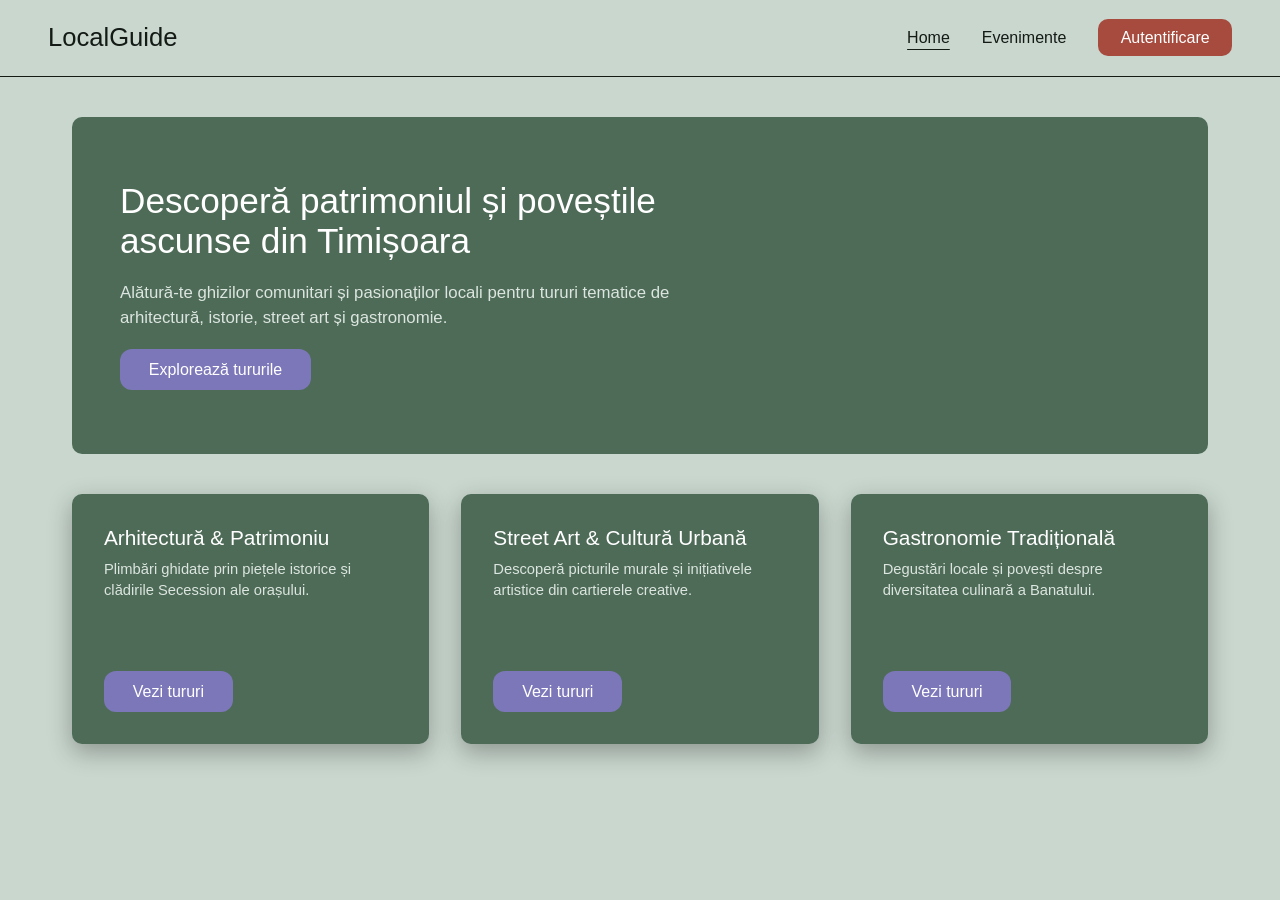
<file: client/html/index.html>
<!DOCTYPE html>
<html lang="ro">
<head>
  <meta charset="UTF-8">
  <meta name="viewport" content="width=device-width, initial-scale=1.0">
  <title>LocalGuide - Tururi Culturale Locale</title>
  <link rel="stylesheet" href="../css/style.css">
  <link rel="stylesheet" href="../css/home.css">
</head>
<body>
  <header class="navbar">
    <a href="index.html" class="logo">LocalGuide</a>
    <nav class="nav-links">
      <a href="index.html" class="active">Home</a>
      <a href="events.html">Evenimente</a>
      <a href="my-reservations.html" id="nav-reservations" style="display:none;">Rezervările mele</a>
      <a href="login.html" class="btn-nav-auth" id="nav-auth-btn">Autentificare</a>
    </nav>
  </header>

  <main class="home-container">
    <section class="hero-banner">
      <h1>Descoperă patrimoniul și poveștile ascunse din Timișoara</h1>
      <p>Alătură-te ghizilor comunitari și pasionaților locali pentru tururi tematice de arhitectură, istorie, street art și gastronomie.</p>
      <a href="events.html" class="btn-primary">Explorează tururile</a>
    </section>

    <section class="featured-grid">
      <article class="category-card">
        <div>
          <h3>Arhitectură & Patrimoniu</h3>
          <p>Plimbări ghidate prin piețele istorice și clădirile Secession ale orașului.</p>
        </div>
        <a href="events.html?theme=arhitectura" class="btn-primary">Vezi tururi</a>
      </article>

      <article class="category-card">
        <div>
          <h3>Street Art & Cultură Urbană</h3>
          <p>Descoperă picturile murale și inițiativele artistice din cartierele creative.</p>
        </div>
        <a href="events.html?theme=street-art" class="btn-primary">Vezi tururi</a>
      </article>

      <article class="category-card">
        <div>
          <h3>Gastronomie Tradițională</h3>
          <p>Degustări locale și povești despre diversitatea culinară a Banatului.</p>
        </div>
        <a href="events.html?theme=gastronomie" class="btn-primary">Vezi tururi</a>
      </article>
    </section>
  </main>

  <script src="../js/app.js"></script>
</body>
</html>
</file>
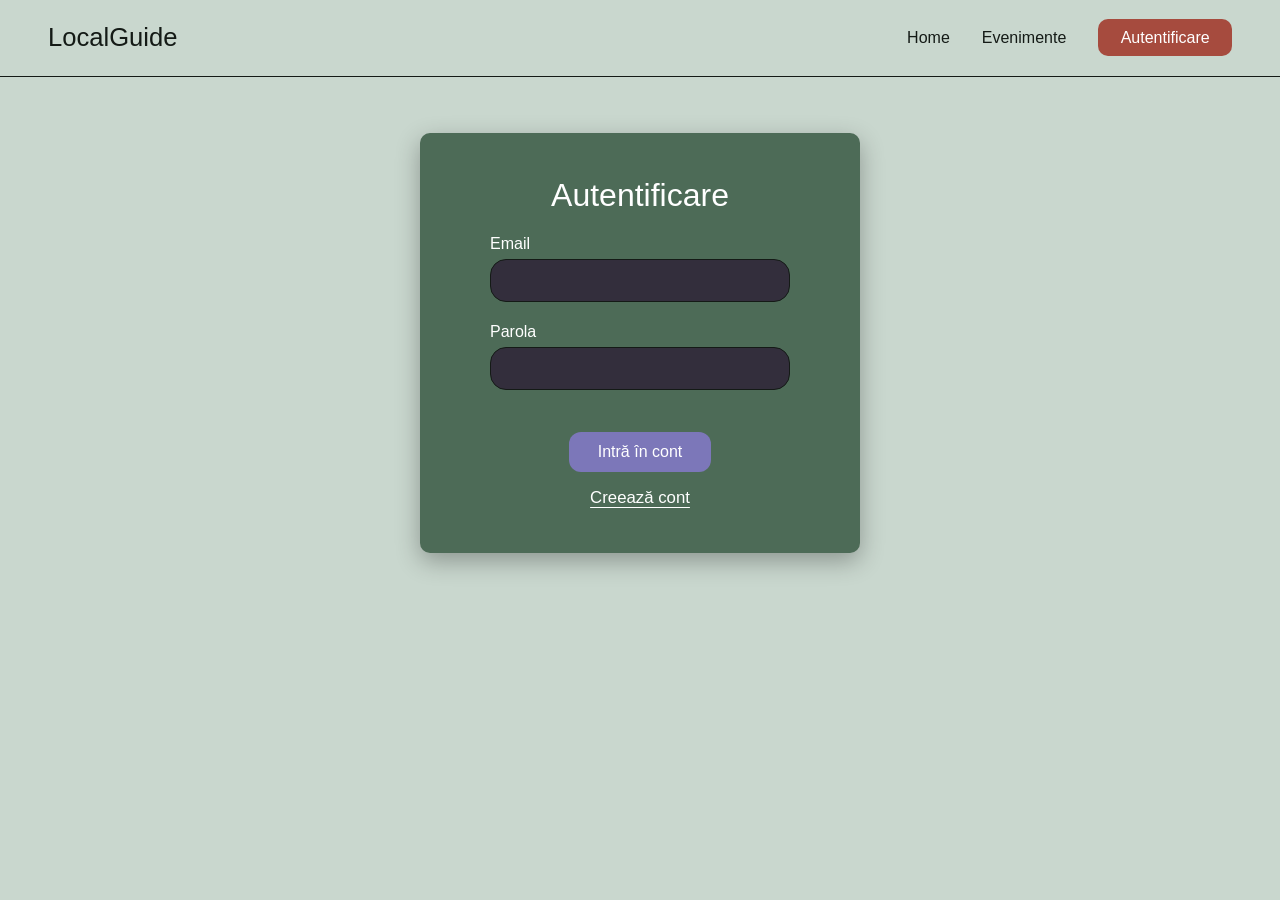
<file: client/html/dashboard-admin.html>
<!DOCTYPE html>
<html lang="ro">
<head>
  <meta charset="UTF-8">
  <meta name="viewport" content="width=device-width, initial-scale=1.0">
  <title>LocalGuide - Panou administrator</title>
  <link rel="stylesheet" href="../css/style.css">
  <link rel="stylesheet" href="../css/dashboard-admin.css">
</head>
<body>
  <header class="navbar">
    <a href="index.html" class="logo">LocalGuide</a>
    <nav class="nav-links">
      <a href="index.html">Home</a>
      <a href="events.html">Evenimente</a>
      <a href="dashboard-admin.html" class="active">Panou admin</a>
      <a href="#" class="btn-nav-auth" id="logout-btn">Deconectare</a>
    </nav>
  </header>

  <main class="admin-wrapper">
    <div class="admin-header">
      <h1>Panou de administrare</h1>
      <p>Moderarea conturilor de utilizatori și ghizi, a tururilor publicate și a recenziilor.</p>
    </div>

    <!-- Sumar statistici -->
    <section class="stats-grid">
      <div class="stat-card">
        <span>Total utilizatori & Ghizi</span>
        <h2 id="stat-users">0</h2>
      </div>
      <div class="stat-card">
        <span>Tururi active</span>
        <h2 id="stat-tours">0</h2>
      </div>
      <div class="stat-card">
        <span>Recenzii publicate</span>
        <h2 id="stat-reviews">0</h2>
      </div>
    </section>

    <!-- 1. Moderare Tururi -->
    <section class="admin-panel">
      <div class="admin-panel-top">
        <h2>Moderare tururi</h2>
        <input type="text" id="admin-search-tours" class="form-control admin-search" placeholder="Caută tur după titlu...">
      </div>
      <div class="table-responsive">
        <table class="admin-table">
          <thead>
            <tr>
              <th>ID</th>
              <th>Titlu Tur</th>
              <th>Ghid</th>
              <th>Temă</th>
              <th>Preț</th>
              <th>Acțiuni</th>
            </tr>
          </thead>
          <tbody id="admin-tours-tbody"></tbody>
        </table>
      </div>
    </section>

    <!-- 2. Moderare Utilizatori și Conturi de Ghid -->
    <section class="admin-panel">
      <div class="admin-panel-top">
        <h2>Utilizatori și Ghizi</h2>
        <input type="text" id="admin-search-users" class="form-control admin-search" placeholder="Caută după nume sau email...">
      </div>
      <div class="table-responsive">
        <table class="admin-table">
          <thead>
            <tr>
              <th>ID</th>
              <th>Nume</th>
              <th>Email</th>
              <th>Rol</th>
              <th>Acțiuni</th>
            </tr>
          </thead>
          <tbody id="admin-users-tbody"></tbody>
        </table>
      </div>
    </section>

    <!-- 3. Moderare Recenzii -->
    <section class="admin-panel">
      <div class="admin-panel-top">
        <h2>Recenzii turiști</h2>
      </div>
      <div class="table-responsive">
        <table class="admin-table">
          <thead>
            <tr>
              <th>ID</th>
              <th>Tur</th>
              <th>Turist</th>
              <th>Rating</th>
              <th>Comentariu</th>
              <th>Acțiuni</th>
            </tr>
          </thead>
          <tbody id="admin-reviews-tbody"></tbody>
        </table>
      </div>
    </section>
  </main>

  <script src="../js/app.js"></script>
</body>
</html>
</file>
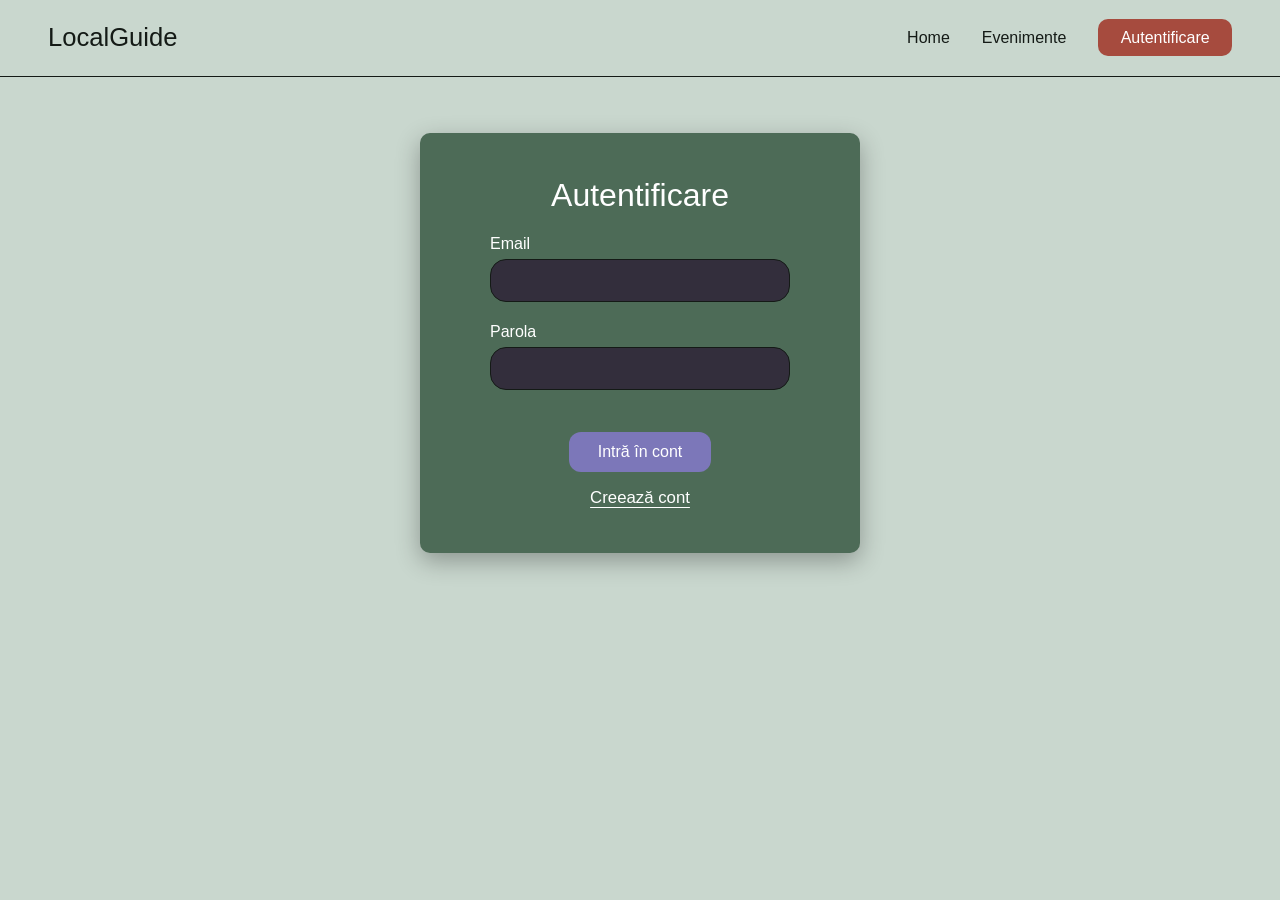
<file: client/html/dashboard-guide.html>
<!DOCTYPE html>
<html lang="ro">
<head>
  <meta charset="UTF-8">
  <meta name="viewport" content="width=device-width, initial-scale=1.0">
  <title>LocalGuide - Panou Ghid</title>
  <link rel="stylesheet" href="../css/style.css">
  <link rel="stylesheet" href="../css/dashboard-guide.css">
</head>
<body>
  <header class="navbar">
    <a href="index.html" class="logo">LocalGuide</a>
    <nav class="nav-links">
      <a href="index.html">Home</a>
      <a href="events.html">Evenimente</a>
      <a href="dashboard-guide.html" class="active">Panou ghid</a>
      <a href="profile-guide.html">Profilul meu</a>
      <a href="#" class="btn-nav-auth" id="logout-btn">Deconectare</a>
    </nav>
  </header>

  <main class="dashboard-wrapper">
    <!-- Coloana Stângă: Publicare Tur Nou -->
    <section>
      <div class="panel-box">
        <h2>Publică un tur nou</h2>
        <form id="create-tour-form">
          <div class="form-group">
            <label for="tour-title-input">Titlu tur</label>
            <input type="text" id="tour-title-input" name="title" required>
          </div>
          <div class="form-row">
            <div class="form-group">
              <label for="tour-theme-input">Temă</label>
              <select id="tour-theme-input" name="theme" required>
                <option value="arhitectura">Arhitectură</option>
                <option value="istorie">Patrimoniu istoric</option>
                <option value="street-art">Street art</option>
                <option value="gastronomie">Gastronomie tradițională</option>
              </select>
            </div>
            <div class="form-group">
              <label for="tour-price-input">Preț (RON)</label>
              <input type="number" id="tour-price-input" name="price" min="0" step="0.01" value="0" required>
            </div>
          </div>
          <div class="form-row">
            <div class="form-group">
              <label for="tour-duration-input">Durată (ore)</label>
              <input type="number" id="tour-duration-input" name="duration_hours" min="0.5" step="0.5" value="2" required>
            </div>
            <div class="form-group">
              <label for="tour-meeting-input">Punct de întâlnire</label>
              <input type="text" id="tour-meeting-input" name="meeting_point" placeholder="ex: Piața Unirii, Dom" required>
            </div>
          </div>
          <div class="form-group">
            <label for="tour-desc-input">Descriere</label>
            <textarea id="tour-desc-input" name="description" rows="3" required></textarea>
          </div>

          <div class="form-group">
            <label for="tour-image-file">Fotografie tur (opțional)</label>
            <input type="file" id="tour-image-file" name="image" accept="image/*">
          </div>
          <hr class="panel-divider">
          <div class="form-row">
            <div class="form-group">
              <label for="tour-datetime-input">Dată și oră</label>
              <input type="datetime-local" id="tour-datetime-input" name="date_time" required>
            </div>
            <div class="form-group">
              <label for="tour-spots-input">Locuri maxime</label>
              <input type="number" id="tour-spots-input" name="max_spots" min="1" value="10" required>
            </div>
          </div>
          <button type="submit" class="btn-primary">Publică turul</button>
        </form>
      </div>
    </section>

    <!-- Coloana Dreaptă: Cereri de rezervare + Tururile mele -->
    <section>
      <div class="panel-box">
        <h2>Cereri de rezervare primite</h2>
        <div id="guide-reservations-list"></div>
      </div>

      <div class="panel-box">
        <h2>Tururile mele publicate</h2>
        <div id="guide-my-tours-list"></div>
      </div>
    </section>
  </main>

  <script src="../js/app.js"></script>
</body>
</html>
</file>
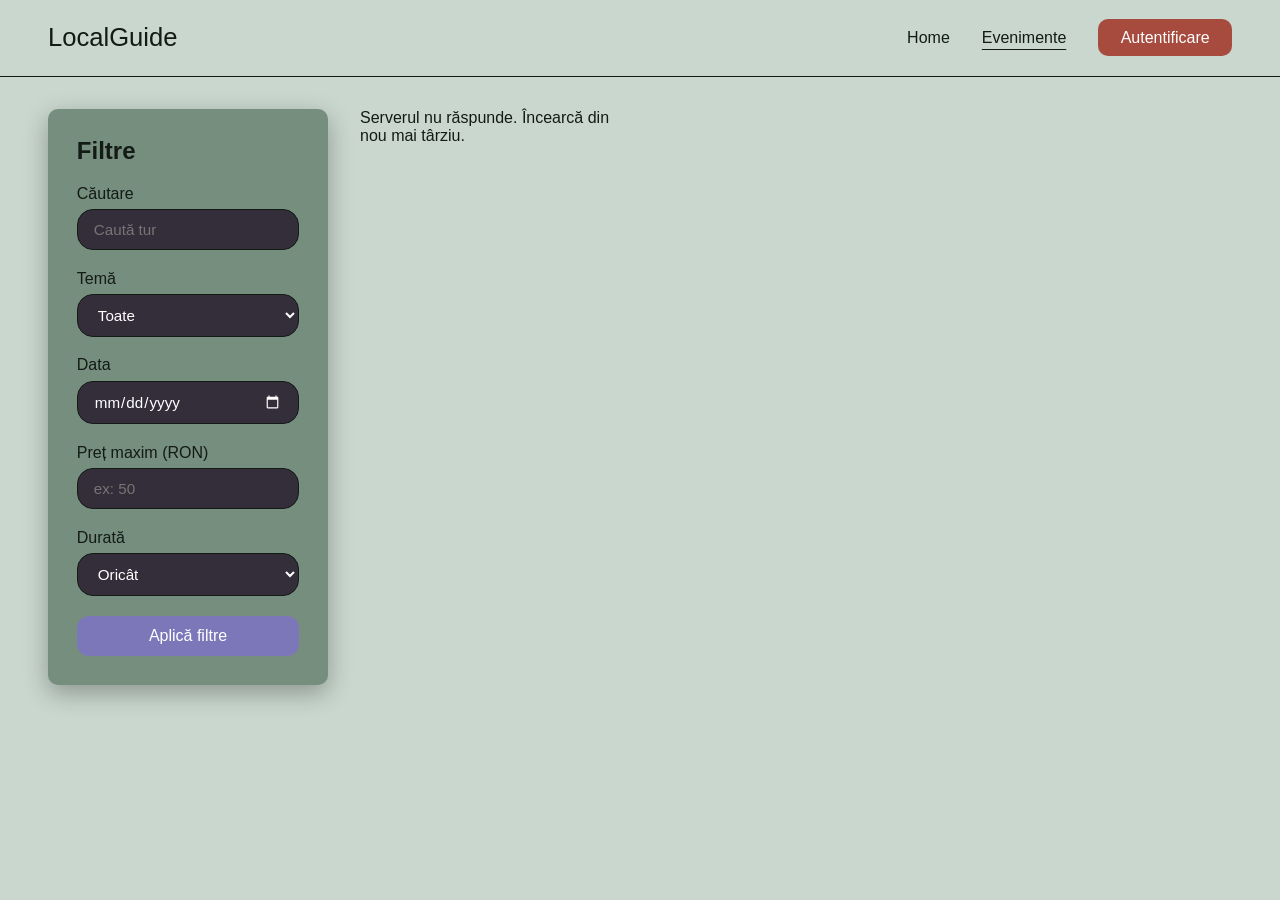
<file: client/html/events.html>
<!DOCTYPE html>
<html lang="ro">
<head>
  <meta charset="UTF-8">
  <meta name="viewport" content="width=device-width, initial-scale=1.0">
  <title>LocalGuide - Evenimente</title>
  <link rel="stylesheet" href="../css/style.css">
  <link rel="stylesheet" href="../css/events.css">
</head>
<body>
  <header class="navbar">
    <a href="index.html" class="logo">LocalGuide</a>
    <nav class="nav-links" id="nav-menu">
      <a href="index.html">Home</a>
      <a href="events.html" class="active">Evenimente</a>
      <a href="my-reservations.html" id="nav-reservations" style="display:none;">Rezervările mele</a>
      <a href="login.html" class="btn-nav-auth" id="nav-auth-btn">Autentificare</a>
    </nav>
  </header>

  <main class="events-layout">
    <aside class="filters-sidebar">
      <h2>Filtre</h2>
      <div>
        <label for="filter-search">Căutare</label>
        <input type="text" id="filter-search" class="form-control" placeholder="Caută tur">
      </div>
      <div>
        <label for="filter-theme">Temă</label>
        <select id="filter-theme" class="form-control">
          <option value="">Toate</option>
          <option value="arhitectura">Arhitectură</option>
          <option value="istorie">Patrimoniu istoric</option>
          <option value="street-art">Street art</option>
          <option value="gastronomie">Gastronomie tradițională</option>
        </select>
      </div>
      <div>
        <label for="filter-date">Data</label>
        <input type="date" id="filter-date" class="form-control">
      </div>
      <div>
        <label for="filter-price">Preț maxim (RON)</label>
        <input type="number" id="filter-price" class="form-control" placeholder="ex: 50" min="0">
      </div>
      <div>
        <label for="filter-duration">Durată</label>
        <select id="filter-duration" class="form-control">
          <option value="">Oricât</option>
          <option value="1h">1 oră</option>
          <option value="2h">2 ore</option>
          <option value="3h">3+ ore</option>
        </select>
      </div>
      <button type="button" id="apply-filters-btn" class="btn-primary">Aplică filtre</button>
    </aside>

    <section>
      <div class="tours-grid" id="tours-container"></div>
    </section>
  </main>

  <script src="../js/app.js"></script>
</body>
</html>
</file>
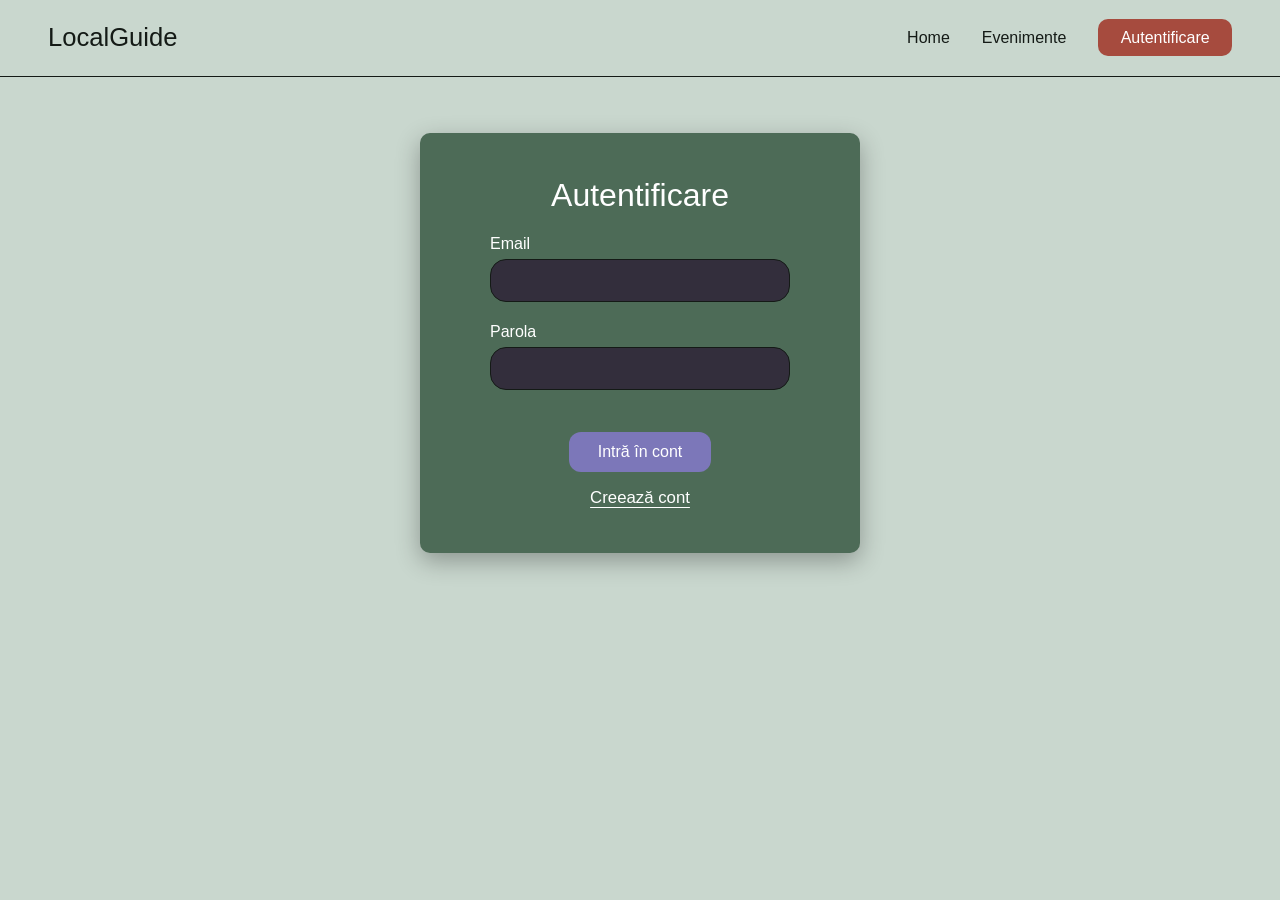
<file: client/html/login.html>
<!DOCTYPE html>
<html lang="ro">
<head>
  <meta charset="UTF-8">
  <meta name="viewport" content="width=device-width, initial-scale=1.0">
  <title>LocalGuide - Autentificare</title>
  <link rel="stylesheet" href="../css/style.css">
  <link rel="stylesheet" href="../css/autentification.css">
</head>
<body>
  <header class="navbar">
    <a href="index.html" class="logo">LocalGuide</a>
    <nav class="nav-links">
      <a href="index.html">Home</a>
      <a href="events.html">Evenimente</a>
      <a href="login.html" class="btn-nav-auth">Autentificare</a>
    </nav>
  </header>

  <main class="auth-container">
    <form id="login-form" class="login-card">
      <h1 class="auth-title">Autentificare</h1>

      <div>
        <label for="login-email">Email</label>
        <input type="email" id="login-email" name="email" class="form-control" required>
      </div>

      <div>
        <label for="login-password">Parola</label>
        <input type="password" id="login-password" name="password" class="form-control" required>
      </div>

      <p id="login-error" class="auth-error"></p>

      <div class="login-actions">
        <button type="submit" class="btn-primary">Intră în cont</button>
        <a href="register.html" class="register-link">Creează cont</a>
      </div>
    </form>
  </main>

  <script src="../js/app.js"></script>
</body>
</html>
</file>
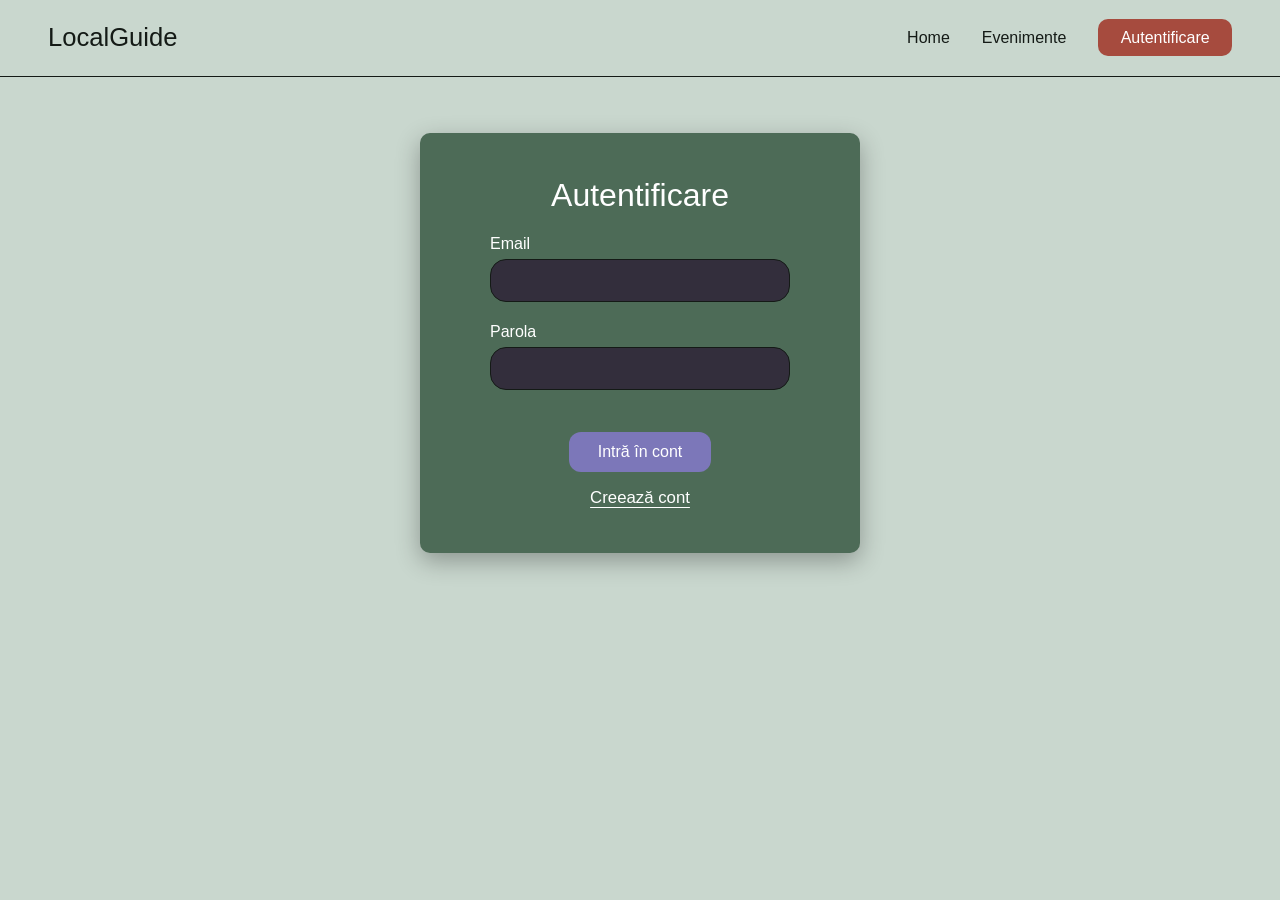
<file: client/html/my-reservations.html>
<!DOCTYPE html>
<html lang="ro">
<head>
  <meta charset="UTF-8">
  <meta name="viewport" content="width=device-width, initial-scale=1.0">
  <title>LocalGuide - Rezervările mele</title>
  <link rel="stylesheet" href="../css/style.css">
  <link rel="stylesheet" href="../css/my-reservations.css">
</head>
<body>
  <header class="navbar">
    <a href="index.html" class="logo">LocalGuide</a>
    <nav class="nav-links">
      <a href="index.html">Home</a>
      <a href="events.html">Evenimente</a>
      <a href="my-reservations.html" class="active">Rezervările mele</a>
      <a href="#" class="btn-nav-auth" id="logout-btn">Deconectare</a>
    </nav>
  </header>

  <main class="page-wrapper">
    <h1 class="page-title">Rezervările mele</h1>
    <div id="my-reservations-container" class="reservations-list">
      <!-- Cardurile cu rezervări sunt generate automat din app.js -->
    </div>
  </main>

  <!-- Modal Recenzie -->
  <div id="review-modal" class="modal-overlay" style="display: none;">
    <div class="modal-card">
      <div class="modal-header">
        <h2>Lasă o recenzie</h2>
        <button type="button" id="close-review-modal" class="close-modal-btn">&times;</button>
      </div>
      <p id="review-tour-name" class="modal-subtitle">Tur selectat</p>

      <form id="review-form">
        <input type="hidden" id="review-tour-id" name="tour_id">

        <div class="form-group">
          <label>Acordă o notă (1 - 5 stele)</label>
          <div class="star-rating" id="star-selector">
            <span data-value="1" class="star active">★</span>
            <span data-value="2" class="star active">★</span>
            <span data-value="3" class="star active">★</span>
            <span data-value="4" class="star active">★</span>
            <span data-value="5" class="star active">★</span>
          </div>
          <input type="hidden" id="review-rating" name="rating" value="5">
        </div>

        <div class="form-group">
          <label for="review-comment">Comentariul tău (opțional)</label>
          <textarea id="review-comment" name="comment" rows="4" placeholder="Cum a fost experiența cu ghidul și traseul?"></textarea>
        </div>

        <div class="modal-actions">
          <button type="button" id="cancel-review-btn" class="btn-secondary">Anulează</button>
          <button type="submit" class="btn-primary">Trimite recenzia</button>
        </div>
      </form>
    </div>
  </div>

  <script src="../js/app.js"></script>
</body>
</html>
</file>
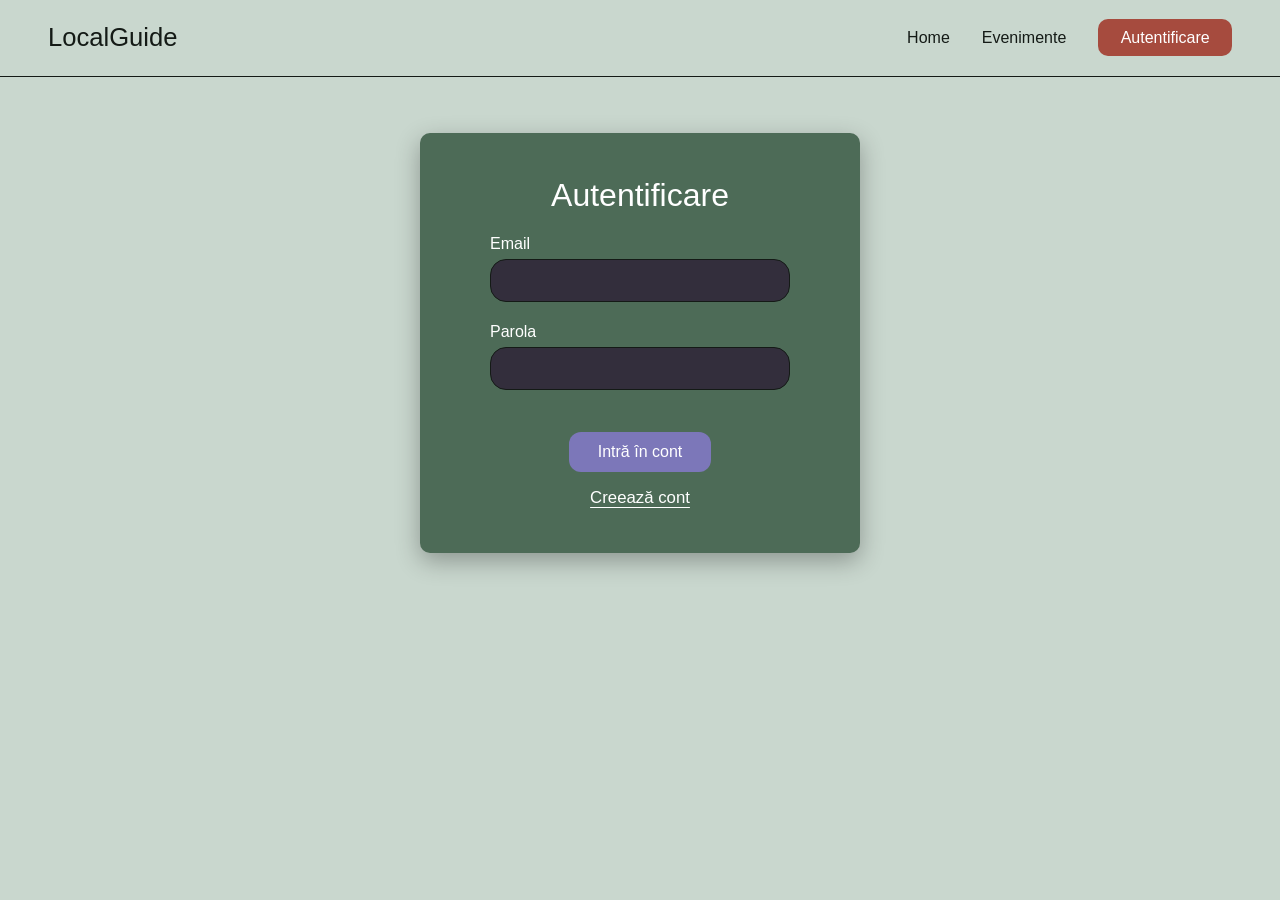
<file: client/html/profile-guide.html>
<!DOCTYPE html>
<html lang="ro">
<head>
  <meta charset="UTF-8">
  <meta name="viewport" content="width=device-width, initial-scale=1.0">
  <title>LocalGuide - Profil ghid</title>
  <link rel="stylesheet" href="../css/style.css">
  <link rel="stylesheet" href="../css/profile-guide.css">
</head>
<body>
  <header class="navbar">
    <a href="index.html" class="logo">LocalGuide</a>
    <nav class="nav-links">
      <a href="index.html">Home</a>
      <a href="events.html">Evenimente</a>
      <a href="dashboard-guide.html">Panou ghid</a>
      <a href="profile-guide.html" class="active">Profilul meu</a>
      <a href="#" class="btn-nav-auth" id="logout-btn">Deconectare</a>
    </nav>
  </header>

  <main class="profile-wrapper">
    <section class="profile-card">
      <div class="profile-header">
        <img src="https://placehold.co/150x150/332E3C/ffffff?text=Ghid" alt="Avatar ghid" id="avatar-preview" class="avatar-preview">
        <div class="profile-header-info">
          <h1 id="guide-display-name">Profil</h1>
          <p id="guide-display-email">Completează-ți informațiile vizibile turiștilor pe paginile tururilor.</p>
          <label for="guide-avatar-file" class="btn-upload-photo">Încarcă fotografie</label>
          <input type="file" id="guide-avatar-file" accept="image/*" hidden>
        </div>
      </div>

      <form id="guide-profile-form">
        <div class="form-group">
          <label for="guide-name">Nume afișat</label>
          <input type="text" id="guide-name" name="name" required>
        </div>

        <div class="form-group">
          <label for="guide-area">Zonă de activitate</label>
          <input type="text" id="guide-area" name="activity_area" placeholder="ex: Timișoara - Piața Unirii, Cetate, Fabric" required>
        </div>

        <div class="form-group">
          <label for="guide-bio-input">Prezentare (Bio)</label>
          <textarea id="guide-bio-input" name="bio" rows="4" placeholder="Scrie câteva cuvinte despre experiența ta și pasiunea pentru istoria/cultura locală..."></textarea>
        </div>

        <div class="form-actions">
          <button type="submit" class="btn-primary">Salvează profilul</button>
        </div>
        <p id="profile-feedback" class="profile-feedback"></p>
      </form>
    </section>
  </main>

  <script src="../js/app.js"></script>
</body>
</html>
</file>
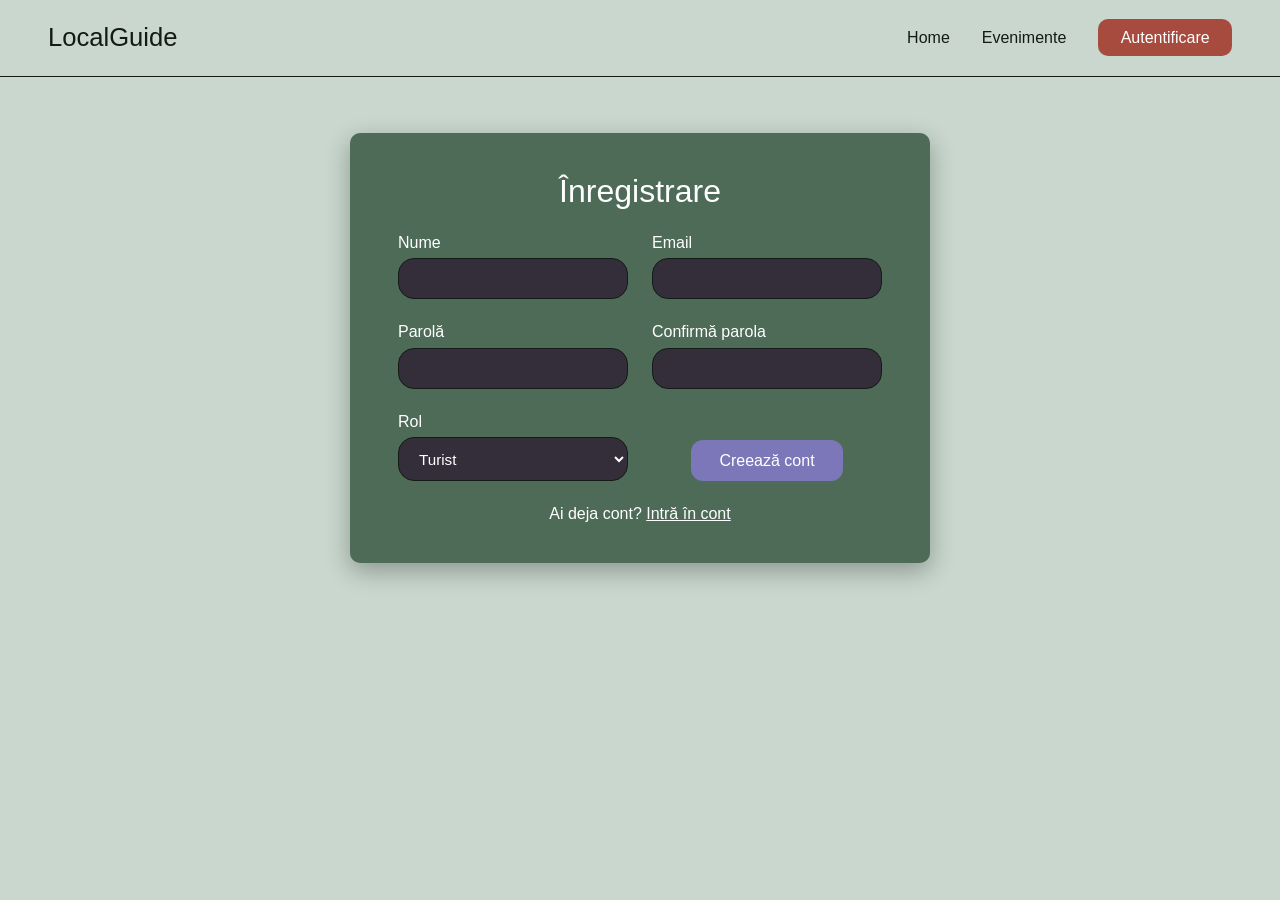
<file: client/html/register.html>
<!DOCTYPE html>
<html lang="ro">
<head>
  <meta charset="UTF-8">
  <meta name="viewport" content="width=device-width, initial-scale=1.0">
  <title>LocalGuide - Înregistrare</title>
  <link rel="stylesheet" href="../css/style.css">
  <link rel="stylesheet" href="../css/autentification.css">
</head>
<body>
  <header class="navbar">
    <a href="index.html" class="logo">LocalGuide</a>
    <nav class="nav-links">
      <a href="index.html">Home</a>
      <a href="events.html">Evenimente</a>
      <a href="login.html" class="btn-nav-auth">Autentificare</a>
    </nav>
  </header>
  
  <main class="auth-container">
    <div class="register-card">
      <h1 class="auth-title">Înregistrare</h1>
      <form id="register-form" class="register-grid">
        <div>
          <label for="reg-name">Nume</label>
          <input type="text" id="reg-name" name="name" class="form-control" required>
        </div>
        
        <div>
          <label for="reg-email">Email</label>
          <input type="email" id="reg-email" name="email" class="form-control" required>
        </div>
        
        
        <div>
          <label for="reg-password">Parolă</label>
          <input type="password" id="reg-password" name="password" class="form-control" required minlength="6">
        </div>
        
        <div>
          <label for="reg-confirm-password">Confirmă parola</label>
          <input type="password" id="reg-confirm-password" class="form-control" required minlength="6">
        </div>
        
        <div>
          <label for="reg-role">Rol</label>
          <select id="reg-role" name="role" class="form-control">
            <option value="tourist">Turist</option>
            <option value="guide">Ghid</option>
          </select>
        </div>
        <div class="register-submit-cell">
          <button type="submit" class="btn-primary">Creează cont</button>
        </div>
      </form>
      <p class="auth-footer-text">
        Ai deja cont? <a href="login.html">Intră în cont</a>
      </p>
    </div>
  </main>
  
  <script src="../js/app.js"></script>
</body>
</html>
</file>
<file: client/css/style.css>
:root {
  --bg-main: #c9d7ce;
  --bg-card: #4d6b57;
  --bg-sidebar: #758e7d;
  --bg-input: #342e3b;
  --btn-primary: #7c77b9;
  --btn-primary-hover: #6863a3;
  --btn-accent: #a64b3e;
  --text-dark: #141a16;
  --text-light: #ffffff;
  --text-muted: #dce5df;
  --border-radius-lg: 10px;
  --border-radius-pill: 16px;
}

* {
  box-sizing: border-box;
  margin: 0;
  padding: 0;
  font-family: 'Montserrat', 'Segoe UI', sans-serif;
}

body {
  background-color: var(--bg-main);
  color: var(--text-dark);
  min-height: 100vh;
}

/* Bara de navigare */
.navbar {
  display: flex;
  justify-content: space-between;
  align-items: center;
  padding: 1.2rem 3rem;
  border-bottom: 1px solid var(--text-dark);
}

.logo {
  font-size: 1.6rem;
  font-weight: 500;
  text-decoration: none;
  color: var(--text-dark);
}

.nav-links {
  display: flex;
  align-items: center;
  gap: 2rem;
}

.nav-links a {
  text-decoration: none;
  color: var(--text-dark);
  font-size: 1rem;
}

.nav-links a.active {
  text-decoration: underline;
  text-underline-offset: 6px;
}

.btn-nav-auth {
  background-color: var(--btn-accent);
  color: var(--text-light) !important;
  padding: 0.6rem 1.4rem;
  border-radius: 10px;
  font-weight: 500;
}

/* Elemente de formular și butoane */
.btn-primary {
  background-color: var(--btn-primary);
  color: var(--text-light);
  border: none;
  padding: 0.7rem 1.8rem;
  border-radius: 12px;
  font-size: 1rem;
  cursor: pointer;
  transition: background 0.2s;
  text-decoration: none;
  display: inline-block;
  text-align: center;
}

.btn-primary:hover {
  background-color: var(--btn-primary-hover);
}

.form-control {
  width: 100%;
  background-color: var(--bg-input);
  color: var(--text-light);
  border: 1px solid var(--text-dark);
  padding: 0.7rem 1rem;
  border-radius: var(--border-radius-pill);
  font-size: 0.95rem;
  margin-top: 0.4rem;
}

/* Efect de hover și focus pe input-uri */
.form-control {
  transition: border-color 0.2s ease, box-shadow 0.2s ease;
}

.form-control:hover,
.form-control:focus {
  border-color: #7C77B9;
  box-shadow: 0 0 0 3px rgba(124, 119, 185, 0.35);
  outline: none;
}

/* Elimină fundalul alb/galben la autocompletare (Chrome, Edge, Safari) */
.form-control:-webkit-autofill,
.form-control:-webkit-autofill:hover,
.form-control:-webkit-autofill:focus,
.form-control:-webkit-autofill:active {
  -webkit-box-shadow: 0 0 0 30px #332E3C inset !important;
  -webkit-text-fill-color: #ffffff !important;
  caret-color: #ffffff;
  transition: background-color 5000s ease-in-out 0s;
}

input[type="date"],
input[type="datetime-local"] {
  color-scheme: dark;
}

input[type="date"]::-webkit-calendar-picker-indicator,
input[type="datetime-local"]::-webkit-calendar-picker-indicator {
  cursor: pointer;
}

@media (max-width: 768px) {
  .navbar {
    padding: 1rem 1.5rem;
    flex-wrap: wrap;
    gap: 1rem;
  }
}

/* Umbra comuna pentru toate cardurile (inlocuieste blocurile CSS imbricate gresite din fisierele pe pagini) */
.login-card,
.register-card,
.panel-box,
.filters-sidebar,
.tour-card,
.category-card,
.reservation-card,
.info-box,
.booking-card {
  box-shadow: 0 8px 24px rgba(0, 0, 0, 0.3);
}

label {
  display: block;
}

textarea {
  font-family: inherit;
}
</file>
<file: client/css/home.css>
.home-container {
  max-width: 1200px;
  margin: 0 auto;
  padding: 2.5rem 2rem;
}

.hero-banner {
  background-color: var(--bg-card);
  color: var(--text-light);
  border-radius: var(--border-radius-lg);
  padding: 4rem 3rem;
  margin-bottom: 2.5rem;
  display: flex;
  flex-direction: column;
  justify-content: center;
  align-items: flex-start;
  gap: 1.2rem;
  min-height: 300px;
}

.hero-banner h1 {
  font-size: 2.2rem;
  font-weight: 500;
  max-width: 650px;
}

.hero-banner p {
  color: var(--text-muted);
  font-size: 1.05rem;
  max-width: 580px;
  line-height: 1.5;
}

.featured-grid {
  display: grid;
  grid-template-columns: repeat(3, 1fr);
  gap: 2rem;
}

.category-card {
  background-color: var(--bg-card);
  color: var(--text-light);
  border-radius: var(--border-radius-lg);
  padding: 2rem;
  min-height: 250px;
  display: flex;
  flex-direction: column;
  justify-content: space-between;
  transition: transform 0.2s;
}

.category-card:hover {
  transform: translateY(-4px);
}

.category-card h3 {
  font-size: 1.3rem;
  font-weight: 500;
  margin-bottom: 0.6rem;
}

.category-card p {
  color: var(--text-muted);
  font-size: 0.92rem;
  line-height: 1.4;
}

.category-card .btn-primary {
  align-self: flex-start;
}

@media (max-width: 850px) {
  .featured-grid {
    grid-template-columns: 1fr;
  }
  .hero-banner {
    padding: 2.5rem 1.5rem;
  }
}
</file>
<file: client/css/dashboard-admin.css>
.admin-wrapper {
  width: 100%;
  max-width: 1200px;
  margin: 0 auto;
  padding: 36px 20px;
}

.admin-header {
  margin-bottom: 24px;
}

.admin-header p {
  margin-top: 6px;
  font-size: 15px;
}

/* Carduri de statistici rapide sus */
.stats-grid {
  display: grid;
  grid-template-columns: repeat(3, 1fr);
  gap: 20px;
  margin-bottom: 28px;
}

.stat-card {
  background-color: #4E6E58;
  color: #ffffff;
  padding: 22px 24px;
  border-radius: 12px;
  box-shadow: 0 8px 24px rgba(0, 0, 0, 0.3);
}

.stat-card span {
  font-size: 14px;
  color: #e0ebe4;
}

.stat-card h2 {
  font-size: 28px;
  margin-top: 6px;
}

/* Panourile de moderare */
.admin-panel {
  background-color: #4E6E58;
  color: #ffffff;
  padding: 28px;
  border-radius: 12px;
  box-shadow: 0 8px 24px rgba(0, 0, 0, 0.3);
  margin-bottom: 28px;
}

.admin-panel-top {
  display: flex;
  justify-content: space-between;
  align-items: center;
  flex-wrap: wrap;
  gap: 12px;
  margin-bottom: 18px;
}

.admin-search {
  max-width: 280px;
}

/* Tabele de administrare */
.table-responsive {
  overflow-x: auto;
}

.admin-table {
  width: 100%;
  border-collapse: collapse;
  text-align: left;
  font-size: 14px;
}

.admin-table th,
.admin-table td {
  padding: 12px 14px;
  border-bottom: 1px solid rgba(255, 255, 255, 0.18);
}

.admin-table th {
  background-color: #332E3C;
  color: #ffffff;
}

.admin-table tr:hover {
  background-color: rgba(0, 0, 0, 0.12);
}

.role-badge {
  display: inline-block;
  padding: 4px 10px;
  border-radius: 6px;
  font-size: 12px;
  font-weight: bold;
  text-transform: uppercase;
  background-color: #332E3C;
  color: #ffffff;
}

.role-badge.guide {
  background-color: #7C77B9;
}

.role-badge.admin {
  background-color: #d9a05b;
  color: #1a1a1a;
}

.btn-delete {
  background-color: #a64b3e;
  color: #ffffff;
  border: none;
  padding: 7px 14px;
  border-radius: 6px;
  font-size: 13px;
  font-weight: bold;
  cursor: pointer;
  transition: opacity 0.2s ease;
}

.btn-delete:hover {
  opacity: 0.88;
}

@media (max-width: 768px) {
  .stats-grid {
    grid-template-columns: 1fr;
  }
}
</file>
<file: client/css/dashboard-guide.css>
.dashboard-wrapper {
  max-width: 1200px;
  margin: 0 auto;
  padding: 2rem;
  display: grid;
  grid-template-columns: 1fr 1.2fr;
  gap: 2rem;
}

.panel-box {
  background-color: var(--bg-card);
  color: var(--text-light);
  padding: 2rem;
  border-radius: var(--border-radius-lg);
  margin-bottom: 2rem;
}

.panel-box h2 {
  margin-bottom: 1.2rem;
  font-weight: 500;
}

.form-group {
  margin-bottom: 1rem;
}

.form-row {
  display: grid;
  grid-template-columns: 1fr 1fr;
  gap: 1rem;
}

.textarea-rounded {
  border-radius: 14px;
}

.panel-divider {
  margin: 1rem 0;
  border: none;
  border-top: 1px solid rgba(255, 255, 255, 0.2);
}

.request-item {
  background-color: rgba(0, 0, 0, 0.2);
  padding: 1rem 1.2rem;
  border-radius: 12px;
  margin-bottom: 1rem;
  display: flex;
  justify-content: space-between;
  align-items: center;
  gap: 1rem;
}

.request-meta {
  color: var(--text-muted);
}

.action-btns {
  display: flex;
  gap: 0.6rem;
}

.btn-accept {
  background-color: #5ca36e;
  color: #fff;
  border: none;
  padding: 0.5rem 1rem;
  border-radius: 8px;
  cursor: pointer;
}

.btn-reject {
  background-color: var(--btn-accent);
  color: #fff;
  border: none;
  padding: 0.5rem 1rem;
  border-radius: 8px;
  cursor: pointer;
}

/* Forțează etichetele să stea deasupra câmpurilor, inclusiv pentru Titlu, Temă și Descriere */
.panel-box .form-group label {
  display: block;
  width: 100%;
  margin-bottom: 6px;
  font-weight: bold;
  font-size: 14px;
  color: #ffffff;
}

/* Uniformizează stilul și lățimea tuturor câmpurilor din formular */
.panel-box input,
.panel-box select,
.panel-box textarea {
  display: block;
  width: 100%;
  padding: 12px 15px;
  border-radius: 10px;
  border: 1px solid #141a16;
  background-color: #332E3C;
  color: #ffffff;
  font-size: 15px;
  font-family: Arial, sans-serif;
  outline: none;
  transition: border-color 0.2s ease, box-shadow 0.2s ease;
}

.panel-box textarea {
  resize: vertical;
  min-height: 90px;
}

.panel-box input:hover,
.panel-box input:focus,
.panel-box select:hover,
.panel-box select:focus,
.panel-box textarea:hover,
.panel-box textarea:focus {
  border-color: #7C77B9;
  box-shadow: 0 0 0 3px rgba(124, 119, 185, 0.35);
}

/* Face iconița de calendar albă pe fundalul închis la input[type="datetime-local"] */
.panel-box input[type="datetime-local"]::-webkit-calendar-picker-indicator {
  filter: invert(1);
  cursor: pointer;
}

.guide-tour-item {
  background-color: #332E3C;
  border: 1px solid rgba(255, 255, 255, 0.2);
  padding: 16px;
  border-radius: 8px;
  margin-bottom: 14px;
  display: flex;
  justify-content: space-between;
  align-items: center;
  flex-wrap: wrap;
  gap: 12px;
}

.guide-tour-info h4 {
  font-size: 16px;
  margin-bottom: 4px;
}

.guide-tour-meta {
  color: #e0ebe4;
  font-size: 13px;
}

.btn-edit {
  background-color: #7C77B9;
  color: #ffffff;
  border: none;
  padding: 8px 14px;
  border-radius: 6px;
  font-weight: bold;
  cursor: pointer;
  transition: background-color 0.2s ease;
}

.btn-edit:hover {
  background-color: #6d69a0;
}

.panel-box input[type="file"] {
  padding: 8px 12px;
  cursor: pointer;
}

.panel-box input[type="file"]::file-selector-button {
  background-color: #7C77B9;
  color: #ffffff;
  border: none;
  padding: 8px 14px;
  border-radius: 6px;
  font-weight: bold;
  margin-right: 12px;
  cursor: pointer;
  transition: background-color 0.2s ease;
}

.panel-box input[type="file"]::file-selector-button:hover {
  background-color: #6d69a0;
}

@media (max-width: 900px) {
  .dashboard-wrapper {
    grid-template-columns: 1fr;
  }
}
</file>
<file: client/css/events.css>
.events-layout {
  display: grid;
  grid-template-columns: 280px 1fr;
  gap: 2rem;
  padding: 2rem 3rem;
}

.filters-sidebar {
  background-color: var(--bg-sidebar);
  padding: 1.8rem;
  border-radius: var(--border-radius-lg);
  display: flex;
  flex-direction: column;
  gap: 1.2rem;
  height: fit-content;
}


.tours-grid {
  display: grid;
  grid-template-columns: repeat(auto-fill, minmax(260px, 1fr));
  gap: 1.5rem;
}

.tour-card {
  background-color: var(--bg-card);
  color: var(--text-light);
  border-radius: var(--border-radius-lg);
  padding: 1.2rem;
  display: flex;
  flex-direction: column;
  gap: 0.8rem;
}

.tour-card-img {
  width: 100%;
  height: 130px;
  border: 1px dashed var(--text-dark);
  border-radius: 8px;
  object-fit: cover;
}

.tour-meta {
  font-size: 0.85rem;
  color: var(--text-muted);
}

.tour-spots {
  font-size: 0.85rem;
}

.tour-card .btn-primary {
  align-self: center;
  margin-top: 0.5rem;
}

@media (max-width: 768px) {
  .events-layout {
    grid-template-columns: 1fr;
    padding: 1rem;
  }
}
</file>
<file: client/css/autentification.css>
.auth-container {
  display: flex;
  justify-content: center;
  align-items: center;
  padding: 3.5rem 1rem;
}

/* Card Login */
.login-card {
  background-color: var(--bg-card);
  color: var(--text-light);
  padding: 2.8rem 3rem;
  border-radius: var(--border-radius-lg);
  width: 100%;
  max-width: 440px;
  display: flex;
  flex-direction: column;
  gap: 1.3rem;
}

/* Dimensiunea și stilul câmpurilor doar în formularul de login */
.login-card .form-control {
  width: 100%;          /* Schimbă aici lățimea (ex: 100%, 85% sau 300px) */
  padding: 12px 10px;   /* Schimbă prima valoare (12px) pentru înălțimea câmpului */
  font-size: 15px;
  background-color: #332E3C;
  color: #ffffff;
  margin-top: 6px;
}

/* Dacă alegi o lățime mai mică de 100% (ex: width: 280px), centrează blocurile din formular */
.login-card > div {
  width: 100%;
  max-width: 300px;     /* Controlează lățimea maximă a câmpurilor + label-urilor */
  margin: 0 auto;
}

.auth-title {
  text-align: center;
  font-weight: 400;
}

.login-actions {
  display: flex;
  flex-direction: column;
  align-items: center;
  gap: 1rem;
  margin-top: 0.8rem;
}


.register-link {
  color: #ffffff;
  font-size: 1.05rem;
  text-underline-offset: 4px;
}

.auth-error {
  color: #ffb4a9;
  font-size: 0.9rem;
  text-align: center;
}

/* Card Register */
.register-card {
  background-color: var(--bg-card);
  color: var(--text-light);
  padding: 2.5rem 3rem;
  border-radius: var(--border-radius-lg);
  width: 100%;
  max-width: 580px;
}

.register-grid {
  display: grid;
  grid-template-columns: 1fr 1fr;
  gap: 1.5rem;
  margin-top: 1.5rem;
}

.register-submit-cell {
  display: flex;
  align-items: flex-end;
  justify-content: center;
}

.auth-footer-text {
  text-align: center;
  margin-top: 1.5rem;
}

.auth-footer-text a {
  color: var(--text-light);
}

@media (max-width: 600px) {
  .register-grid {
    grid-template-columns: 1fr;
  }
}
</file>
<file: client/css/my-reservations.css>
.page-wrapper {
  max-width: 1000px;
  margin: 0 auto;
  padding: 2.5rem 2rem;
}

.page-subtitle {
  margin-top: 0.4rem;
}

.reservations-list {
  display: flex;
  flex-direction: column;
  gap: 1.2rem;
  margin-top: 1.5rem;
}

.reservation-card {
  background-color: var(--bg-card);
  color: var(--text-light);
  padding: 1.5rem 2rem;
  border-radius: var(--border-radius-lg);
  display: flex;
  justify-content: space-between;
  align-items: center;
  flex-wrap: wrap;
  gap: 1rem;
}

.reservation-details {
  color: var(--text-muted);
  margin: 0.3rem 0;
}

.badge {
  display: inline-block;
  padding: 0.3rem 0.8rem;
  border-radius: 20px;
  font-size: 0.8rem;
  font-weight: 600;
  text-transform: uppercase;
}

.badge-pending {
  background-color: #d9a05b;
  color: #1a1a1a;
}

.badge-confirmed {
  background-color: #6ab07c;
  color: #141a16;
}

.badge-rejected,
.badge-cancelled {
  background-color: var(--btn-accent);
  color: #fff;
}

.btn-danger {
  background-color: var(--btn-accent);
  color: var(--text-light);
  border: none;
  padding: 0.6rem 1.2rem;
  border-radius: 10px;
  cursor: pointer;
}

.reservation-actions {
  display: flex;
  gap: 10px;
  flex-wrap: wrap;
}

.btn-review {
  background-color: #7C77B9;
  color: #ffffff;
  border: none;
  padding: 10px 16px;
  border-radius: 6px;
  font-weight: bold;
  cursor: pointer;
  transition: background-color 0.2s ease;
}

.btn-review:hover {
  background-color: #6d69a0;
}

/* Modal Recenzie */
.modal-overlay {
  position: fixed;
  inset: 0;
  background-color: rgba(0, 0, 0, 0.65);
  display: flex;
  justify-content: center;
  align-items: center;
  padding: 20px;
  z-index: 1000;
}

.modal-card {
  background-color: #4E6E58;
  color: #ffffff;
  width: 100%;
  max-width: 480px;
  padding: 28px 32px;
  border-radius: 12px;
  box-shadow: 0 8px 24px rgba(0, 0, 0, 0.4);
}

.modal-header {
  display: flex;
  justify-content: space-between;
  align-items: center;
}

.close-modal-btn {
  background: none;
  border: none;
  color: #ffffff;
  font-size: 26px;
  cursor: pointer;
}

.modal-subtitle {
  color: #e0ebe4;
  font-size: 14px;
  margin: 6px 0 18px 0;
}

.form-group {
  margin-bottom: 16px;
}

.form-group label {
  display: block;
  margin-bottom: 6px;
  font-weight: bold;
  font-size: 14px;
}

/* Stele interactive */
.star-rating {
  display: flex;
  gap: 8px;
  font-size: 30px;
  cursor: pointer;
  user-select: none;
}

.star-rating .star {
  color: #332E3C;
  transition: color 0.15s ease, transform 0.15s ease;
}

.star-rating .star.active {
  color: #f5c518;
}

.star-rating .star:hover {
  transform: scale(1.15);
}

.modal-actions {
  display: flex;
  justify-content: flex-end;
  gap: 12px;
  margin-top: 20px;
}

.btn-secondary {
  background-color: transparent;
  color: #ffffff;
  border: 1px solid #ffffff;
  padding: 10px 16px;
  border-radius: 6px;
  font-weight: bold;
  cursor: pointer;
}

.page-title {
  font-weight: 500;
}

.empty-state {
  margin-top: 1rem;
}

.modal-card textarea {
  display: block;
  width: 100%;
  padding: 12px 15px;
  border-radius: 10px;
  border: 1px solid #141a16;
  background-color: #332E3C;
  color: #ffffff;
  font-size: 15px;
  resize: vertical;
  outline: none;
}

.modal-card textarea:focus {
  border-color: #7C77B9;
  box-shadow: 0 0 0 3px rgba(124, 119, 185, 0.35);
}
</file>
<file: client/css/profile-guide.css>
.profile-wrapper {
  width: 100%;
  max-width: 720px;
  margin: 0 auto;
  padding: 40px 20px;
}

.profile-card {
  background-color: #4E6E58;
  color: #ffffff;
  padding: 36px;
  border-radius: 12px;
  box-shadow: 0 8px 24px rgba(0, 0, 0, 0.3);
}

.profile-header {
  display: flex;
  align-items: center;
  gap: 20px;
  padding-bottom: 24px;
  margin-bottom: 24px;
  border-bottom: 1px solid rgba(255, 255, 255, 0.2);
}

.avatar-preview {
  width: 90px;
  height: 90px;
  border-radius: 50%;
  background-color: #332E3C;
  border: 2px solid #cccccc;
  object-fit: cover;
  flex-shrink: 0;
}

.profile-header-info h1 {
  font-size: 24px;
  font-weight: 600;
}

.profile-header-info p {
  color: #e0ebe4;
  font-size: 14px;
  margin-top: 4px;
  margin-bottom: 12px;
}

/* Butonul pentru selectarea pozei din dispozitiv */
.btn-upload-photo {
  display: inline-block;
  padding: 8px 16px;
  background-color: #332E3C;
  color: #ffffff;
  border: 1px solid #141a16;
  border-radius: 6px;
  font-size: 13px;
  font-weight: bold;
  cursor: pointer;
  transition: border-color 0.2s ease, box-shadow 0.2s ease;
}

.btn-upload-photo:hover {
  border-color: #7C77B9;
  box-shadow: 0 0 0 3px rgba(124, 119, 185, 0.35);
}

.form-group {
  margin-bottom: 18px;
}

.form-group label {
  display: block;
  width: 100%;
  margin-bottom: 6px;
  font-weight: bold;
  font-size: 14px;
  color: #ffffff;
}

/* Uniformizează câmpurile din formularul de profil */
.profile-card input[type="text"],
.profile-card textarea {
  display: block;
  width: 100%;
  padding: 12px 15px;
  border-radius: 10px;
  border: 1px solid #141a16;
  background-color: #332E3C;
  color: #ffffff;
  font-size: 15px;
  font-family: Arial, sans-serif;
  outline: none;
  transition: border-color 0.2s ease, box-shadow 0.2s ease;
}

.profile-card textarea {
  resize: vertical;
  min-height: 100px;
}

.profile-card input[type="text"]:hover,
.profile-card input[type="text"]:focus,
.profile-card textarea:hover,
.profile-card textarea:focus {
  border-color: #7C77B9;
  box-shadow: 0 0 0 3px rgba(124, 119, 185, 0.35);
}

.form-actions {
  display: flex;
  justify-content: flex-end;
  gap: 12px;
  margin-top: 24px;
}

.profile-feedback {
  margin-top: 14px;
  font-size: 14px;
  text-align: right;
  color: #e0ebe4;
}

@media (max-width: 600px) {
  .profile-header {
    flex-direction: column;
    text-align: center;
  }
  .form-actions {
    flex-direction: column;
  }
}
</file>
